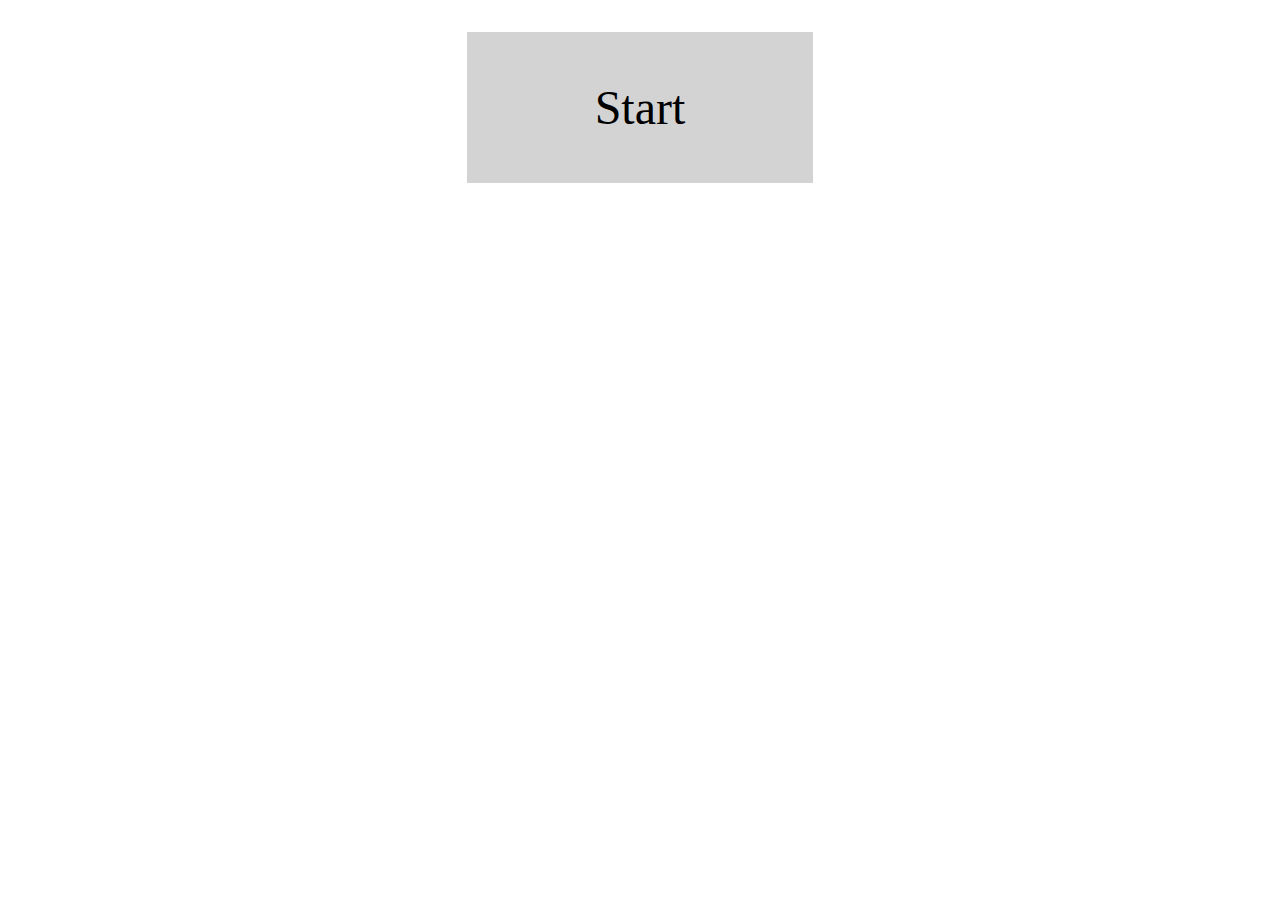
<file: swim-counter/index.html>
<!DOCTYPE html>
<html>

<head>
    <meta charset="utf-8" />
    <link type="text/css" rel="stylesheet" href="style.css" />
</head>

<body>
    <div class="row">
        <div class="container" style="text-align: center;">
            <a href="go.html" style="text-decoration: none; color: #000">Start</a>
        </div>
    </div>
</body>

</html>
</file>
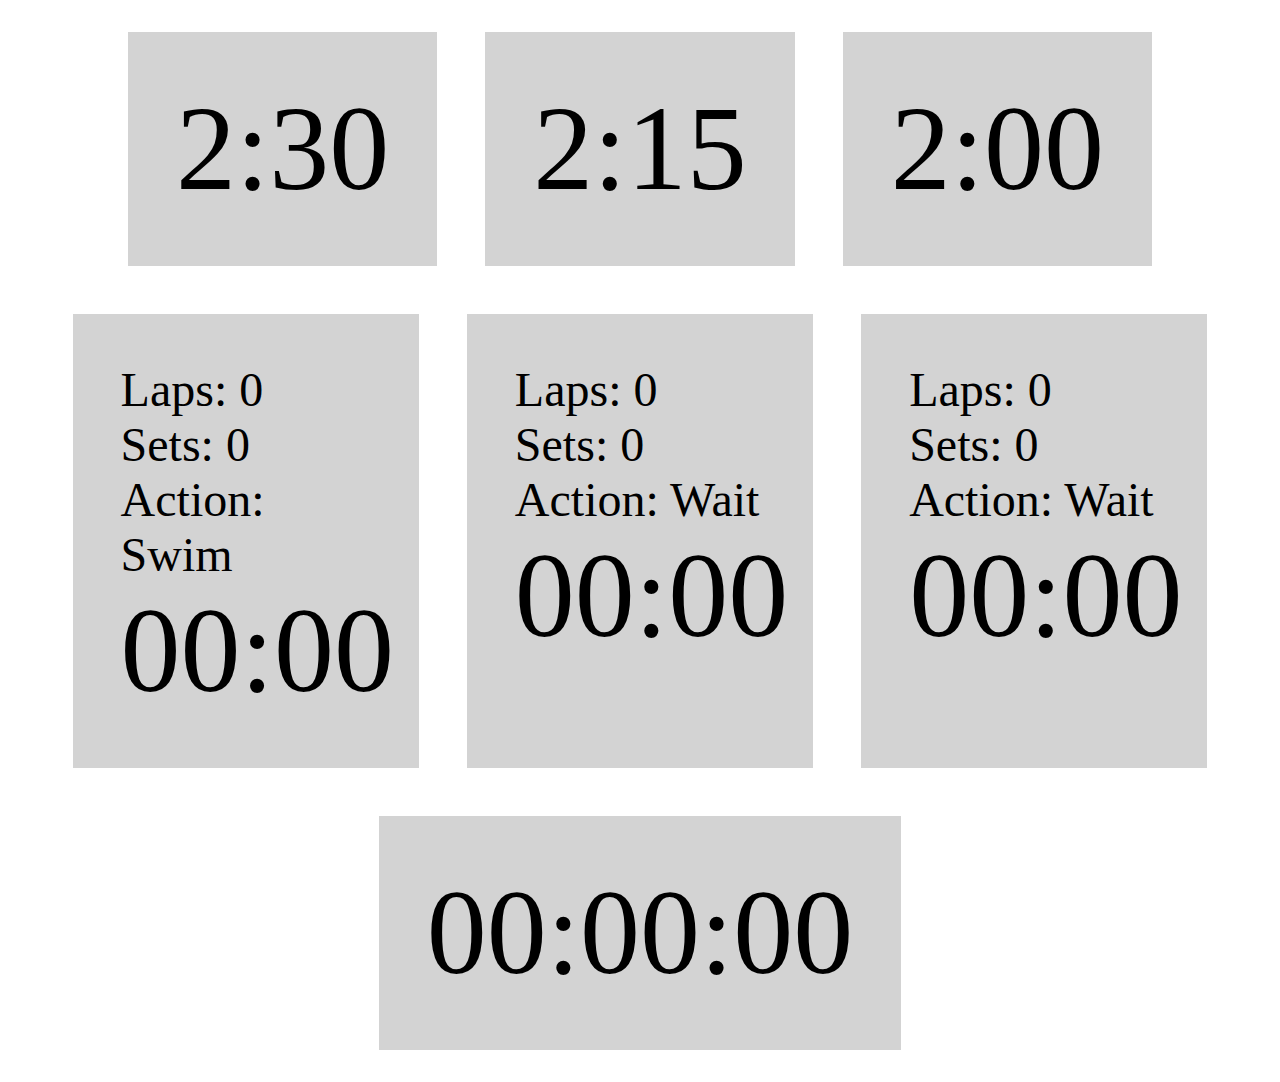
<file: swim-counter/go.html>
<!DOCTYPE html>
<html>

<head>
    <meta charset="utf-8" />
    <link type="text/css" rel="stylesheet" href="style.css" />
    <script src="https://ajax.googleapis.com/ajax/libs/jquery/2.1.1/jquery.min.js"></script>
    <script>
        const pauseDuration = 300;
        const lapsPerSet = 25;
        const totalLaps = 100;

        let sec1 = 0;
        let sec2 = 0;
        let sec3 = 0;
        let laps1 = 0;
        let laps2 = 0;
        let laps3 = 0;
        let lapDuration1 = 150;
        let lapDuration2 = 135;
        let lapDuration3 = 120;
        let curAction1 = "Swim";
        let curAction2 = "Wait";
        let curAction3 = "Wait";
        let totalSec = 0;

        function pad(val) { return val > 9 ? val : "0" + val; }

        setInterval(function () {
            // number 1
            sec1++;
            if (curAction1 === "Swim") {
                $("#seconds1").html(pad(sec1 % 60));
                $("#minutes1").html(pad(parseInt(sec1 / 60, 10)));
                $("#action-field1").html("Swim");
                if (sec1 % lapDuration1 == 0) {
                    $("#lap-counter1").html(++laps1);
                    sec1 = 0;
                    if (laps1 % lapsPerSet == 0) {
                        $("#set-counter1").html(laps1 / lapsPerSet);
                        curAction1 = "Pause";
                    }
                    if (laps1 % totalLaps == 0) {
                        curAction1 = "End";
                    }
                }
            }
            if (curAction1 === "Pause") {
                $("#seconds1").html(pad(sec1 % 60));
                $("#minutes1").html(pad(parseInt(sec1 / 60, 10)));
                $("#action-field1").html("Pause");
                if (sec1 === pauseDuration) {
                    curAction1 = "Swim";
                    sec1 = 0;
                }
            }
            if (curAction1 === "End") {
                $("#action-field1").html("Done. Upload to strava please.");
                $("#seconds1").html(pad(0));
                $("#minutes1").html(pad(0));
            }
        }, 1000);
        setInterval(function () {
            // number 2
            sec2++;
            if (curAction2 === "Swim") {
                $("#seconds2").html(pad(sec2 % 60));
                $("#minutes2").html(pad(parseInt(sec2 / 60, 10)));
                $("#action-field2").html("Swim");
                if (sec2 % lapDuration2 == 0) {
                    $("#lap-counter2").html(++laps2);
                    sec2 = 0;
                    if (laps2 % lapsPerSet == 0) {
                        $("#set-counter2").html(laps2 / lapsPerSet);
                        curAction2 = "Pause";
                    }
                    if (laps2 % totalLaps == 0) {
                        curAction2 = "End";
                    }
                }
            }
            if (curAction2 === "Pause") {
                $("#seconds2").html(pad(sec2 % 60));
                $("#minutes2").html(pad(parseInt(sec2 / 60, 10)));
                $("#action-field2").html("Pause");
                if (sec2 === pauseDuration) {
                    curAction2 = "Swim";
                    sec2 = 0;
                }
            }
            if (curAction2 === "End") {
                $("#action-field2").html("Done. Upload to strava please.");
                $("#seconds2").html(pad(0));
                $("#minutes2").html(pad(0));
            }
            if (curAction2 === "Wait") {
                $("#seconds2").html(pad(sec2 % 60));
                $("#minutes2").html(pad(parseInt(sec2 / 60, 10)));
                if (sec2 == 1500) {
                    curAction2 = "Swim"
                    sec2 = 0;
                }
            }
        }, 1000);
        setInterval(function () {
            // number 3
            sec3++;
            if (curAction3 === "Swim") {
                $("#seconds3").html(pad(sec3 % 60));
                $("#minutes3").html(pad(parseInt(sec3 / 60, 10)));
                $("#action-field3").html("Swim");
                if (sec3 % lapDuration3 == 0) {
                    $("#lap-counter3").html(++laps3);
                    sec3 = 0;
                    if (laps3 % lapsPerSet == 0) {
                        $("#set-counter3").html(laps3 / lapsPerSet);
                        curAction3 = "Pause";
                    }
                    if (laps3 % totalLaps == 0) {
                        curAction3 = "End";
                    }
                }
            }
            if (curAction3 === "Pause") {
                $("#seconds3").html(pad(sec3 % 60));
                $("#minutes3").html(pad(parseInt(sec3 / 60, 10)));
                $("#action-field3").html("Pause");
                if (sec3 === pauseDuration) {
                    curAction3 = "Swim";
                    sec3 = 0;
                }
            }
            if (curAction3 === "End") {
                $("#action-field3").html("Done. Upload to strava please.");
                $("#seconds3").html(pad(0));
                $("#minutes3").html(pad(0));
            }
            if (curAction3 === "Wait") {
                $("#seconds3").html(pad(sec3 % 60));
                $("#minutes3").html(pad(parseInt(sec3 / 60, 10)));
                if (sec3 == 3000) {
                    curAction3 = "Swim"
                    sec3 = 0;
                }
            }
        }, 1000);
        setInterval(function () {
            ++totalSec;
            $("#seconds-total").html(pad(totalSec % 60));
            $("#minutes-total").html(pad(parseInt(totalSec / 60 % 60, 10)));
            $("#hours-total").html(pad(parseInt(totalSec / 3600 % 3600, 10)));
        }, 1000);
    </script>

</head>

<body>
    <div class="row">
        <div class="container">
            <div class="clock">2:30</div>
        </div>

        <div class="container">
            <div class="clock">2:15</div>
        </div>

        <div class="container">
            <div class="clock">2:00</div>
        </div>
    </div>
    <div class="row">
        <div class="container">
            Laps: <span id="lap-counter1">0</span><br />
            Sets: <span id="set-counter1">0</span><br />
            Action: <span id="action-field1">Swim</span><br />
            <div class="clock"><span id="minutes1">00</span>:<span id="seconds1">00</span></div>
        </div>

        <div class="container">
            Laps: <span id="lap-counter2">0</span><br />
            Sets: <span id="set-counter2">0</span><br />
            Action: <span id="action-field2">Wait</span><br />
            <div class="clock"><span id="minutes2">00</span>:<span id="seconds2">00</span></div>
        </div>

        <div class="container">
            Laps: <span id="lap-counter3">0</span><br />
            Sets: <span id="set-counter3">0</span><br />
            Action: <span id="action-field3">Wait</span><br />
            <div class="clock"><span id="minutes3">00</span>:<span id="seconds3">00</span></div>
        </div>
    </div>
    <div class="row">
        <div class="big-container">
            <div class="clock"><span id="hours-total">00</span>:<span id="minutes-total">00</span>:<span
                    id="seconds-total">00</span></div>
        </div>
    </div>

</body>

</html>
</file>
<file: swim-counter/style.css>
.row {
    font-size: 3em;
    width: 60%;
    display: flex;
    justify-content: center;
    margin: 0 auto;
}

.container {
    padding: 1em;
    width: 33%;
    background-color: lightgray;
    margin: .5em;
}

.big-container {
    padding: 1em;
    background-color: lightgray;
    margin: .5em;
}

.clock {
    font-size: 2.5em;
    text-align: center;
}

a {
    text-decoration: none;
    color: #000;
}
</file>
